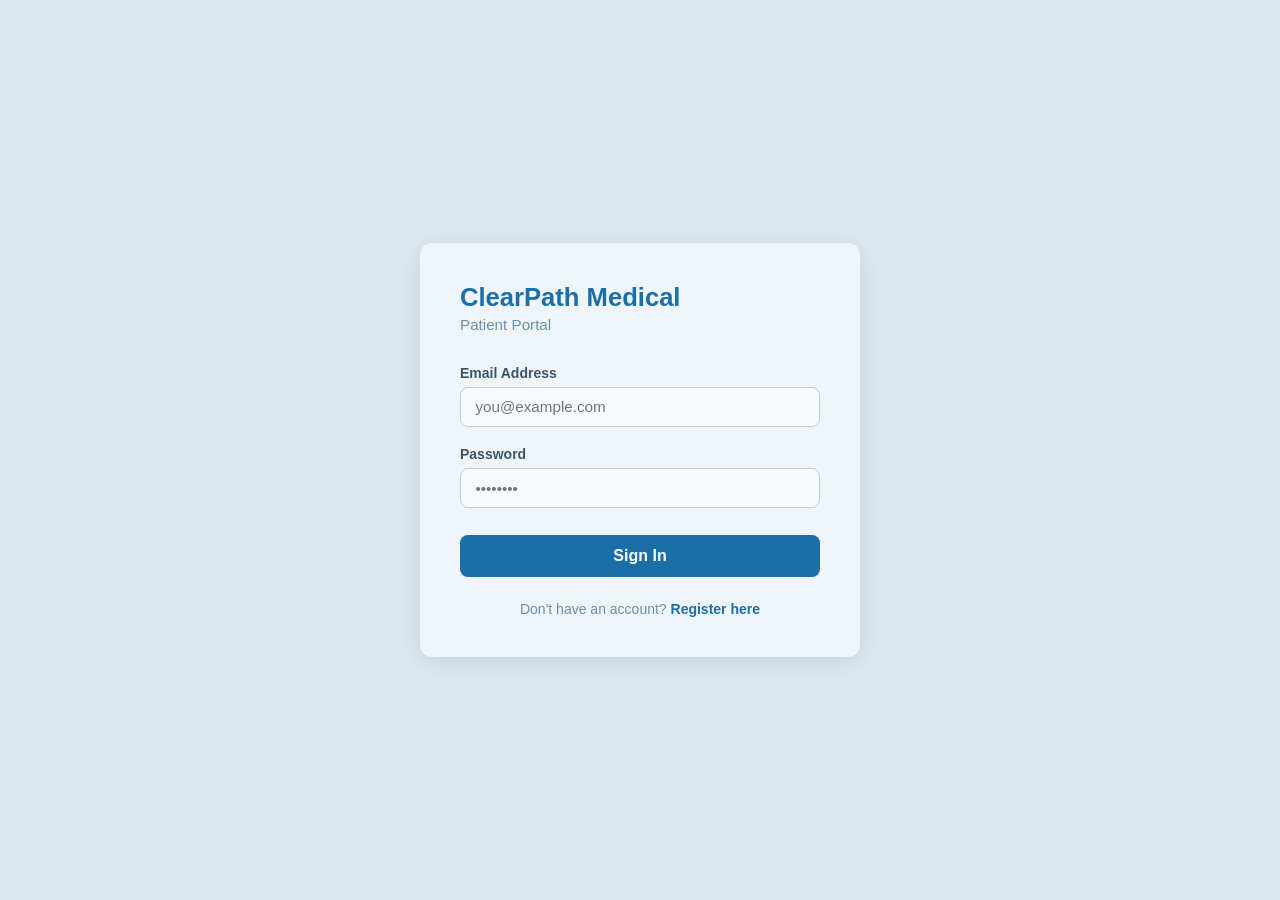
<file: static/index.html>
<!DOCTYPE html>
<html lang="en">
<head>
    <meta charset="UTF-8">
    <meta name="viewport" content="width=device-width, initial-scale=1.0">
    <title>ClearPath Medical | Login</title>
    <link rel="stylesheet" href="/static/css/style.css">
</head>
<body>
    <div class="auth-wrapper">
        <div class="auth-card">
            <div class="brand">
                <h1>ClearPath Medical</h1>
                <p>Patient Portal</p>
            </div>

            <div id="error-msg" class="error-msg hidden"></div>

            <form id="login-form">
                <div class="form-group">
                    <label for="email">Email Address</label>
                    <input type="email" id="email" placeholder="you@example.com" required>
                </div>
                <div class="form-group">
                    <label for="password">Password</label>
                    <input type="password" id="password" placeholder="••••••••" required>
                </div>
                <button type="submit" class="btn-primary">Sign In</button>
            </form>

            <p class="alt-link">Don't have an account? <a href="/register">Register here</a></p>
        </div>
    </div>
    <script src="/static/js/main.js"></script>
</body>
</html>
</file>
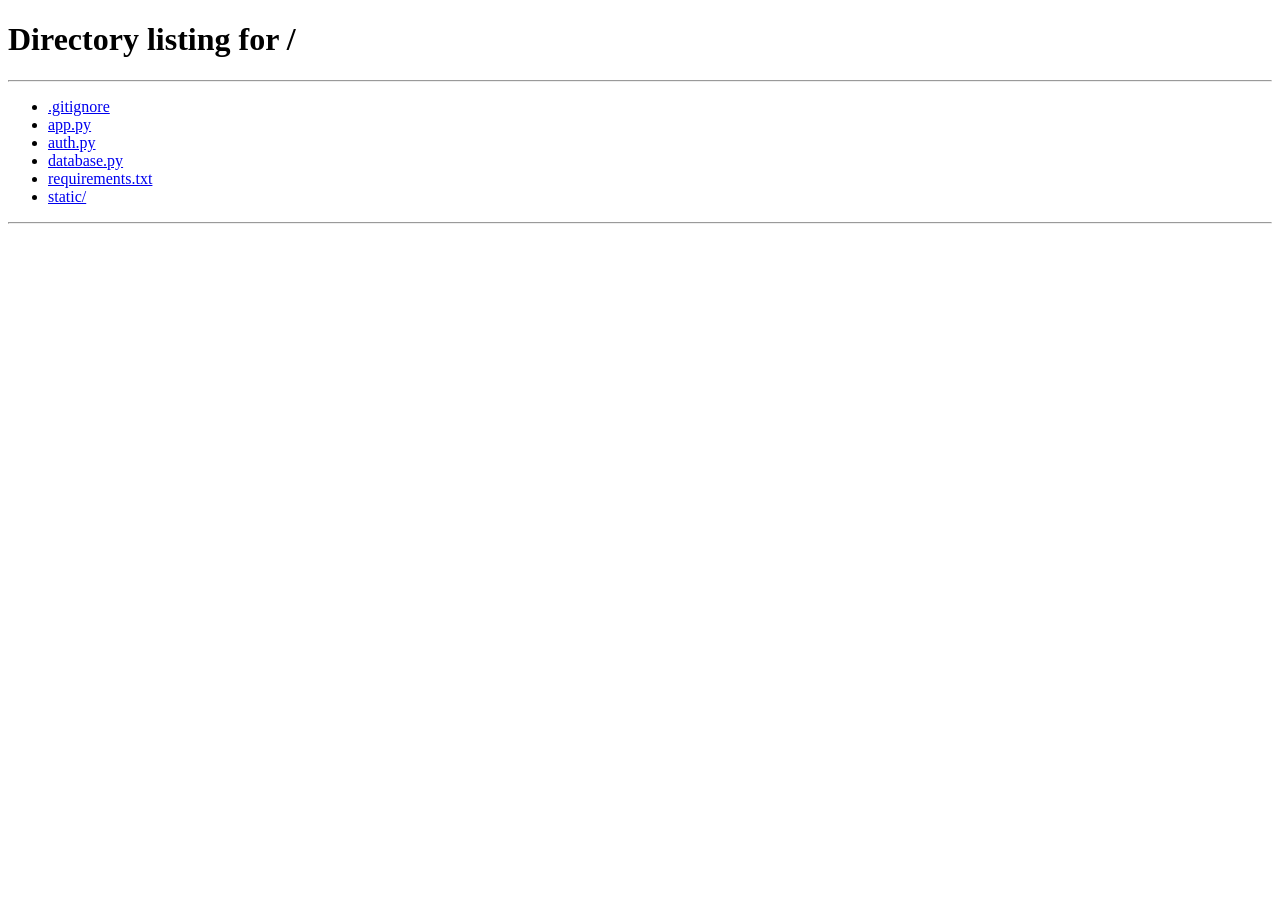
<file: static/admin.html>
<!DOCTYPE html>
<html lang="en">
<head>
    <meta charset="UTF-8">
    <meta name="viewport" content="width=device-width, initial-scale=1.0">
    <title>ClearPath Medical | Admin</title>
    <link rel="stylesheet" href="/static/css/style.css">
</head>
<body class="dashboard-body">

    <nav class="navbar">
        <div class="nav-brand">ClearPath Medical — Admin</div>
        <div class="nav-right">
            <span id="nav-username"></span>
            <button onclick="logout()" class="btn-logout">Sign Out</button>
        </div>
    </nav>

    <div class="dashboard-wrapper">
        <div class="dashboard-header">
            <h2>Appointment Requests</h2>
            <p>Review and manage all patient appointment requests</p>
        </div>

        <div id="appointments-container">
            <p class="loading-text">Loading appointments...</p>
        </div>
    </div>

    <script src="/static/js/main.js"></script>
</body>
</html>
</file>
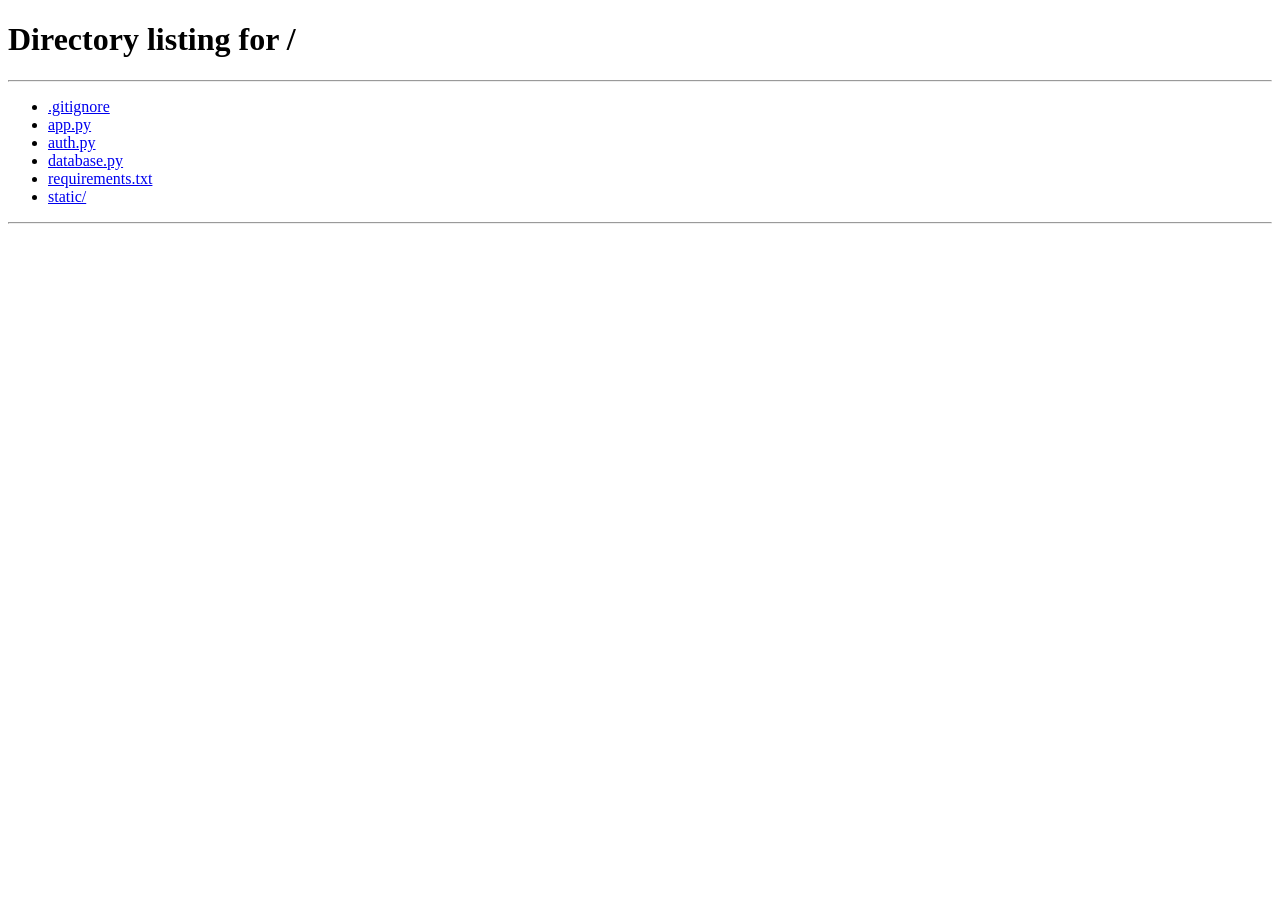
<file: static/dashboard.html>
<!DOCTYPE html>
<html lang="en">
<head>
    <meta charset="UTF-8">
    <meta name="viewport" content="width=device-width, initial-scale=1.0">
    <title>ClearPath Medical | Dashboard</title>
    <link rel="stylesheet" href="/static/css/style.css">
</head>
<body class="dashboard-body">

    <nav class="navbar">
        <div class="nav-brand">ClearPath Medical</div>
        <div class="nav-right">
            <span id="nav-username">Welcome back</span>
            <button onclick="logout()" class="btn-logout">Sign Out</button>
        </div>
    </nav>

    <div class="dashboard-wrapper">
        <div class="dashboard-header">
            <h2 id="welcome-msg">Welcome back</h2>
            <p>Here's your patient portal overview</p>
        </div>

        <div class="card-grid">
            <div class="card">
                <div class="card-icon">📅</div>
                <h3>Request Appointment</h3>
                <p>Schedule a visit with your provider</p>
                <button class="btn-secondary" onclick="openModal('appointment-modal')">Book Now</button>
            </div>
            <div class="card">
                <div class="card-icon">📋</div>
                <h3>My Appointments</h3>
                <p>View your upcoming and past visits</p>
                <button class="btn-secondary" onclick="openModal('appointments-modal')">View All</button>
            </div>
            <div class="card">
                <div class="card-icon">💊</div>
                <h3>Medications</h3>
                <p>Review your current prescriptions</p>
                <button class="btn-secondary" onclick="openModal('medications-modal')">View</button>
            </div>
            <div class="card">
                <div class="card-icon">📁</div>
                <h3>My Records</h3>
                <p>Access your medical documents</p>
                <button class="btn-secondary" onclick="openModal('records-modal')">View</button>
            </div>
        </div>
    </div>

    <!-- Request Appointment Modal -->
    <div id="appointment-modal" class="modal-overlay hidden">
        <div class="modal">
            <div class="modal-header">
                <h3>Request an Appointment</h3>
                <button class="modal-close" onclick="closeModal('appointment-modal')">✕</button>
            </div>
            <div id="appointment-success" class="success-msg hidden">
                Appointment requested successfully! We'll be in touch to confirm.
            </div>
            <div id="appointment-error" class="error-msg hidden"></div>
            <div class="modal-body">
                <div class="form-group">
                    <label for="appt-date">Preferred Date</label>
                    <input type="date" id="appt-date" required>
                </div>
                <div class="form-group">
                    <label for="appt-time">Preferred Time</label>
                    <input type="time" id="appt-time" required>
                </div>
                <div class="form-group">
                    <label for="appt-reason">Reason for Visit</label>
                    <textarea id="appt-reason" placeholder="Briefly describe the reason for your visit..." rows="4"></textarea>
                </div>
                <button class="btn-primary" onclick="submitAppointment()">Submit Request</button>
            </div>
        </div>
    </div>

    <!-- My Appointments Modal -->
    <div id="appointments-modal" class="modal-overlay hidden">
        <div class="modal">
            <div class="modal-header">
                <h3>My Appointments</h3>
                <button class="modal-close" onclick="closeModal('appointments-modal')">✕</button>
            </div>
            <div class="modal-body">
                <div id="appointments-list">
                    <p class="loading-text">Loading appointments...</p>
                </div>
            </div>
        </div>
    </div>

    <!-- Medications Modal -->
    <div id="medications-modal" class="modal-overlay hidden">
        <div class="modal">
            <div class="modal-header">
                <h3>Current Medications</h3>
                <button class="modal-close" onclick="closeModal('medications-modal')">✕</button>
            </div>
            <div class="modal-body">
                <div class="placeholder-panel">
                    <div class="placeholder-icon">💊</div>
                    <h4>No medications on file</h4>
                    <p>Your prescriptions will appear here once added by your provider.</p>
                </div>
            </div>
        </div>
    </div>

    <!-- Records Modal -->
    <div id="records-modal" class="modal-overlay hidden">
        <div class="modal">
            <div class="modal-header">
                <h3>My Medical Records</h3>
                <button class="modal-close" onclick="closeModal('records-modal')">✕</button>
            </div>
            <div class="modal-body">
                <div class="placeholder-panel">
                    <div class="placeholder-icon">📁</div>
                    <h4>No records available</h4>
                    <p>Your medical documents will appear here once uploaded by your provider.</p>
                </div>
            </div>
        </div>
    </div>

    <script src="/static/js/main.js"></script>
</body>
</html>
</file>
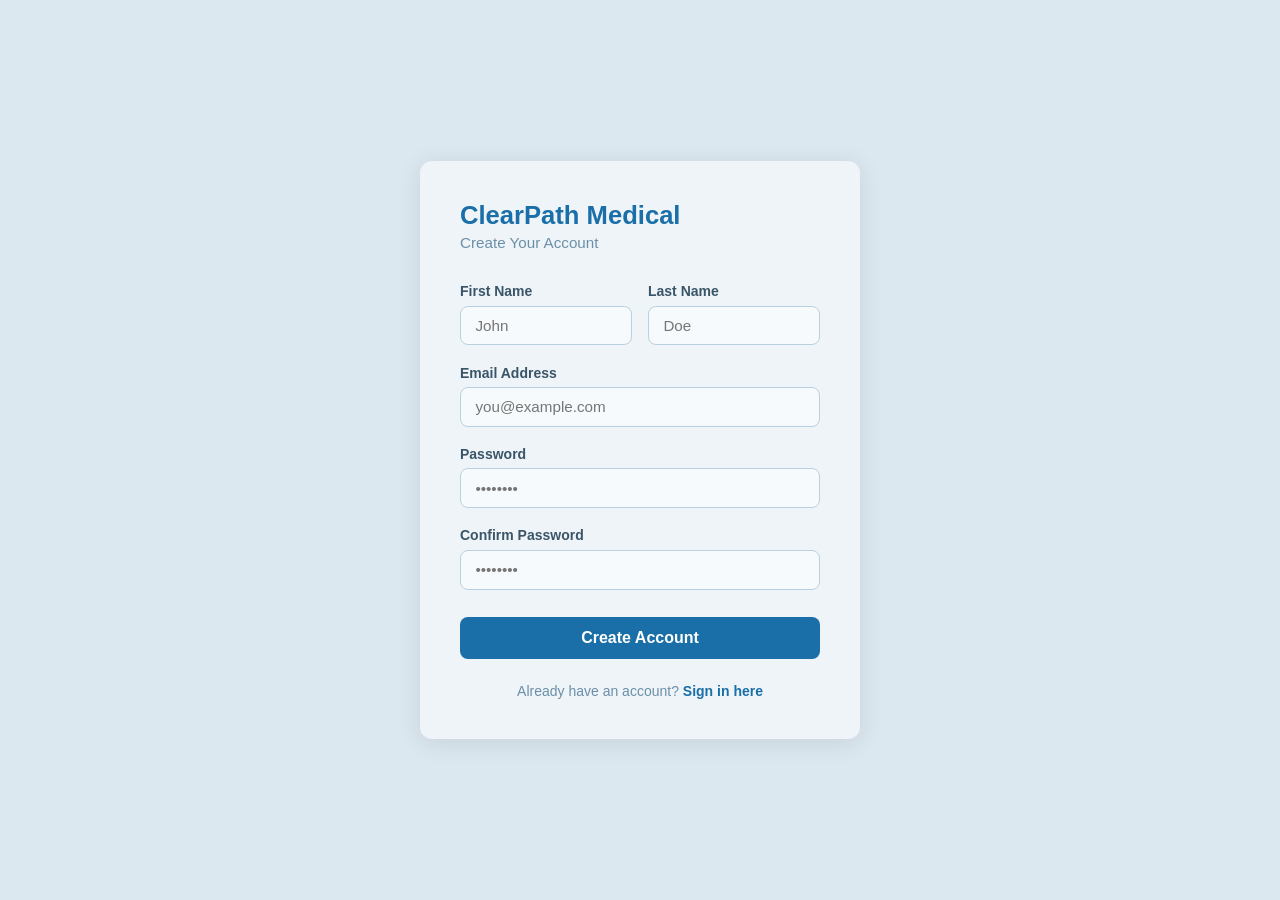
<file: static/register.html>
<!DOCTYPE html>
<html lang="en">
<head>
    <meta charset="UTF-8">
    <meta name="viewport" content="width=device-width, initial-scale=1.0">
    <title>ClearPath Medical | Register</title>
    <link rel="stylesheet" href="/static/css/style.css">
</head>
<body>
    <div class="auth-wrapper">
        <div class="auth-card">
            <div class="brand">
                <h1>ClearPath Medical</h1>
                <p>Create Your Account</p>
            </div>

            <div id="error-msg" class="error-msg hidden"></div>

            <form id="register-form">
                <div class="form-row">
                    <div class="form-group">
                        <label for="first_name">First Name</label>
                        <input type="text" id="first_name" placeholder="John" required>
                    </div>
                    <div class="form-group">
                        <label for="last_name">Last Name</label>
                        <input type="text" id="last_name" placeholder="Doe" required>
                    </div>
                </div>
                <div class="form-group">
                    <label for="email">Email Address</label>
                    <input type="email" id="email" placeholder="you@example.com" required>
                </div>
                <div class="form-group">
                    <label for="password">Password</label>
                    <input type="password" id="password" placeholder="••••••••" required>
                </div>
                <div class="form-group">
                    <label for="confirm_password">Confirm Password</label>
                    <input type="password" id="confirm_password" placeholder="••••••••" required>
                </div>
                <button type="submit" class="btn-primary">Create Account</button>
            </form>

            <p class="alt-link">Already have an account? <a href="/">Sign in here</a></p>
        </div>
    </div>
    <script src="/static/js/main.js"></script>
</body>
</html>
</file>
<file: static/css/style.css>
* {
    margin: 0;
    padding: 0;
    box-sizing: border-box;
}

body {
    font-family: 'Segoe UI', Tahoma, Geneva, Verdana, sans-serif;
    background-color: #dce8f0;
    color: #2c3e50;
    min-height: 100vh;
}

/* ── Auth Pages ── */
.auth-wrapper {
    display: flex;
    justify-content: center;
    align-items: center;
    min-height: 100vh;
    padding: 2rem;
}

.auth-card {
    background-color: #eef4f8;
    border-radius: 12px;
    padding: 2.5rem;
    width: 100%;
    max-width: 440px;
    box-shadow: 0 4px 24px rgba(0, 0, 0, 0.1);
}

.brand h1 {
    font-size: 1.6rem;
    color: #1a6fa8;
    margin-bottom: 0.25rem;
}

.brand p {
    color: #6b8fa8;
    margin-bottom: 2rem;
    font-size: 0.95rem;
}

.form-group {
    margin-bottom: 1.2rem;
}

.form-row {
    display: grid;
    grid-template-columns: 1fr 1fr;
    gap: 1rem;
}

label {
    display: block;
    font-size: 0.875rem;
    font-weight: 600;
    color: #3a5568;
    margin-bottom: 0.4rem;
}

input {
    width: 100%;
    padding: 0.65rem 0.9rem;
    border: 1.5px solid #b8d0e0;
    border-radius: 8px;
    font-size: 0.95rem;
    background-color: #f7fafc;
    color: #2c3e50;
    transition: border-color 0.2s;
}

    input:focus {
        outline: none;
        border-color: #1a6fa8;
        background-color: #fff;
    }

.btn-primary {
    width: 100%;
    padding: 0.75rem;
    background-color: #1a6fa8;
    color: white;
    border: none;
    border-radius: 8px;
    font-size: 1rem;
    font-weight: 600;
    cursor: pointer;
    margin-top: 0.5rem;
    transition: background-color 0.2s;
}

    .btn-primary:hover {
        background-color: #155d8e;
    }

.alt-link {
    text-align: center;
    margin-top: 1.5rem;
    font-size: 0.875rem;
    color: #6b8fa8;
}

    .alt-link a {
        color: #1a6fa8;
        text-decoration: none;
        font-weight: 600;
    }

.error-msg {
    background-color: #fde8e8;
    color: #c0392b;
    padding: 0.75rem;
    border-radius: 8px;
    font-size: 0.875rem;
    margin-bottom: 1rem;
}

.hidden {
    display: none !important;
}

/* ── Dashboard ── */
.dashboard-body {
    background-color: #d0e4ef;
}

.navbar {
    display: flex;
    justify-content: space-between;
    align-items: center;
    background-color: #1a6fa8;
    padding: 1rem 2rem;
    color: white;
}

.nav-brand {
    font-size: 1.2rem;
    font-weight: 700;
}

.nav-right {
    display: flex;
    align-items: center;
    gap: 1rem;
    font-size: 0.9rem;
}

.btn-logout {
    background-color: transparent;
    border: 1.5px solid white;
    color: white;
    padding: 0.4rem 1rem;
    border-radius: 6px;
    cursor: pointer;
    font-size: 0.875rem;
    transition: background-color 0.2s;
}

    .btn-logout:hover {
        background-color: rgba(255,255,255,0.15);
    }

.dashboard-wrapper {
    max-width: 1000px;
    margin: 2.5rem auto;
    padding: 0 1.5rem;
}

.dashboard-header {
    margin-bottom: 2rem;
}

    .dashboard-header h2 {
        font-size: 1.6rem;
        color: #1a6fa8;
    }

    .dashboard-header p {
        color: #6b8fa8;
        margin-top: 0.25rem;
    }

.card-grid {
    display: grid;
    grid-template-columns: repeat(auto-fit, minmax(220px, 1fr));
    gap: 1.5rem;
}

.card {
    background-color: #eef4f8;
    border-radius: 12px;
    padding: 1.75rem;
    box-shadow: 0 2px 12px rgba(0,0,0,0.08);
    text-align: center;
}

.card-icon {
    font-size: 2.2rem;
    margin-bottom: 0.75rem;
}

.card h3 {
    font-size: 1rem;
    color: #2c3e50;
    margin-bottom: 0.5rem;
}

.card p {
    font-size: 0.85rem;
    color: #6b8fa8;
    margin-bottom: 1.25rem;
}

.btn-secondary {
    padding: 0.5rem 1.25rem;
    background-color: #1a6fa8;
    color: white;
    border: none;
    border-radius: 6px;
    font-size: 0.875rem;
    cursor: pointer;
    transition: background-color 0.2s;
}

    .btn-secondary:hover {
        background-color: #155d8e;
    }


/* ── Modals ── */
.modal-overlay {
    position: fixed;
    top: 0;
    left: 0;
    width: 100%;
    height: 100%;
    background-color: rgba(0, 0, 0, 0.5);
    display: flex;
    justify-content: center;
    align-items: center;
    z-index: 1000;
}

.modal {
    background-color: #eef4f8;
    border-radius: 12px;
    width: 100%;
    max-width: 500px;
    margin: 1rem;
    box-shadow: 0 8px 32px rgba(0, 0, 0, 0.2);
    animation: modalIn 0.2s ease;
}

@keyframes modalIn {
    from {
        transform: translateY(-20px);
        opacity: 0;
    }

    to {
        transform: translateY(0);
        opacity: 1;
    }
}

.modal-header {
    display: flex;
    justify-content: space-between;
    align-items: center;
    padding: 1.25rem 1.5rem;
    border-bottom: 1.5px solid #b8d0e0;
}

    .modal-header h3 {
        color: #1a6fa8;
        font-size: 1.1rem;
    }

.modal-close {
    background: none;
    border: none;
    font-size: 1.1rem;
    color: #6b8fa8;
    cursor: pointer;
    padding: 0.25rem 0.5rem;
    border-radius: 4px;
    transition: background-color 0.2s;
}

    .modal-close:hover {
        background-color: #d0e4ef;
    }

.modal-body {
    padding: 1.5rem;
}

textarea {
    width: 100%;
    padding: 0.65rem 0.9rem;
    border: 1.5px solid #b8d0e0;
    border-radius: 8px;
    font-size: 0.95rem;
    background-color: #f7fafc;
    color: #2c3e50;
    resize: vertical;
    font-family: inherit;
    transition: border-color 0.2s;
}

    textarea:focus {
        outline: none;
        border-color: #1a6fa8;
        background-color: #fff;
    }

.success-msg {
    background-color: #e8f5e9;
    color: #2e7d32;
    padding: 0.75rem;
    border-radius: 8px;
    font-size: 0.875rem;
    margin: 0 1.5rem 1rem 1.5rem;
}

/* ── Appointment List ── */
.appointment-item {
    background-color: #f7fafc;
    border: 1.5px solid #b8d0e0;
    border-radius: 8px;
    padding: 1rem;
    margin-bottom: 0.75rem;
}

    .appointment-item h4 {
        color: #1a6fa8;
        margin-bottom: 0.25rem;
        font-size: 0.95rem;
    }

    .appointment-item p {
        color: #6b8fa8;
        font-size: 0.85rem;
        margin-bottom: 0.25rem;
    }

.status-badge {
    display: inline-block;
    padding: 0.2rem 0.6rem;
    border-radius: 20px;
    font-size: 0.75rem;
    font-weight: 600;
    text-transform: capitalize;
    margin-top: 0.4rem;
}

.status-pending {
    background-color: #fff3cd;
    color: #856404;
}

.status-confirmed {
    background-color: #d1e7dd;
    color: #0f5132;
}

.status-cancelled {
    background-color: #f8d7da;
    color: #842029;
}

.no-appointments {
    text-align: center;
    color: #6b8fa8;
    padding: 2rem 0;
}

.loading-text {
    color: #6b8fa8;
    text-align: center;
    padding: 1rem 0;
}

/* ── Placeholder Panels ── */
.placeholder-panel {
    text-align: center;
    padding: 2rem 1rem;
}

.placeholder-icon {
    font-size: 2.5rem;
    margin-bottom: 1rem;
}

.placeholder-panel h4 {
    color: #2c3e50;
    margin-bottom: 0.5rem;
}

.placeholder-panel p {
    color: #6b8fa8;
    font-size: 0.875rem;
}

/* ── Admin ── */
.admin-appt-card {
    background-color: #eef4f8;
    border-radius: 12px;
    padding: 1.5rem;
    margin-bottom: 1rem;
    display: flex;
    justify-content: space-between;
    align-items: center;
    box-shadow: 0 2px 12px rgba(0,0,0,0.08);
}

.admin-appt-info h4 {
    color: #1a6fa8;
    font-size: 1rem;
    margin-bottom: 0.25rem;
}

.admin-appt-info p {
    color: #6b8fa8;
    font-size: 0.875rem;
    margin-bottom: 0.2rem;
}

.appt-reason {
    color: #2c3e50 !important;
    font-style: italic;
    margin-top: 0.25rem !important;
}

.appt-email {
    font-size: 0.8rem !important;
    color: #8fa8b8 !important;
}

.admin-appt-actions {
    display: flex;
    flex-direction: column;
    align-items: flex-end;
    gap: 0.5rem;
    min-width: 120px;
}

.btn-confirm {
    background-color: #2e7d32;
    color: white;
    border: none;
    padding: 0.4rem 1rem;
    border-radius: 6px;
    cursor: pointer;
    font-size: 0.875rem;
    width: 100%;
    transition: background-color 0.2s;
}

    .btn-confirm:hover {
        background-color: #1b5e20;
    }

.btn-cancel {
    background-color: #c0392b;
    color: white;
    border: none;
    padding: 0.4rem 1rem;
    border-radius: 6px;
    cursor: pointer;
    font-size: 0.875rem;
    width: 100%;
    transition: background-color 0.2s;
}

    .btn-cancel:hover {
        background-color: #922b21;
    }
</file>
